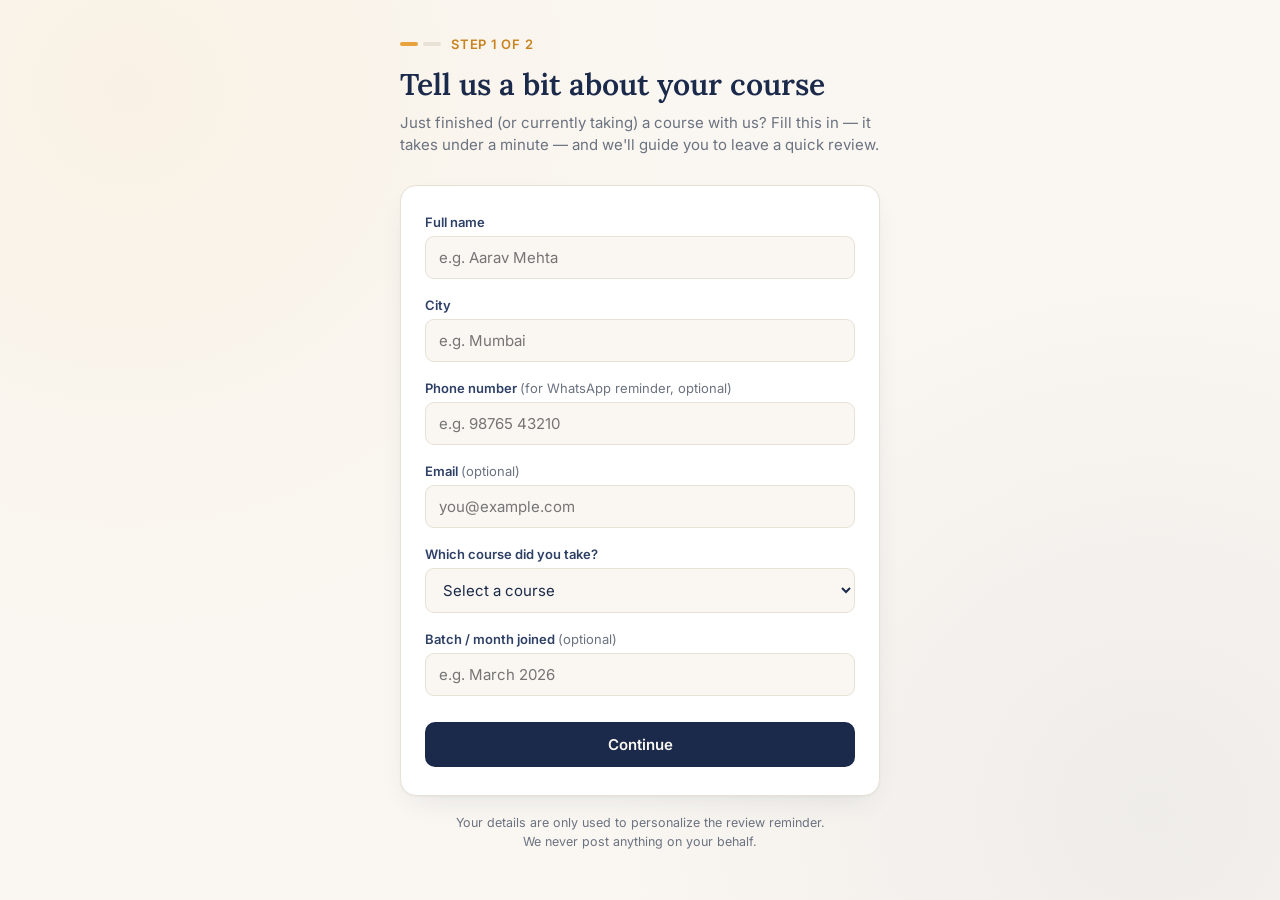
<file: index.html>
<!DOCTYPE html>
<html lang="en">
<head>
<meta charset="UTF-8">
<meta name="viewport" content="width=device-width, initial-scale=1.0">
<title>Tell us about your course</title>
<link rel="preconnect" href="https://fonts.googleapis.com">
<link rel="preconnect" href="https://fonts.gstatic.com" crossorigin>
<link href="https://fonts.googleapis.com/css2?family=Lora:ital,wght@0,500;0,600;1,500&family=Inter:wght@400;500;600;700&display=swap" rel="stylesheet">
<style>
  :root {
    --ink: #1B2A4A;
    --ink-soft: #2E4066;
    --amber: #E8A33D;
    --amber-deep: #C9831E;
    --paper: #FAF7F2;
    --paper-card: #FFFFFF;
    --slate: #6B7280;
    --line: #E7E1D6;
    --error: #C24545;
  }

  * { box-sizing: border-box; }

  body {
    margin: 0;
    background: var(--paper);
    background-image:
      radial-gradient(circle at 10% 10%, rgba(232,163,61,0.07), transparent 40%),
      radial-gradient(circle at 90% 90%, rgba(27,42,74,0.05), transparent 40%);
    font-family: 'Inter', sans-serif;
    color: var(--ink);
    min-height: 100vh;
    display: flex;
    align-items: center;
    justify-content: center;
    padding: 32px 16px;
  }

  .wrap {
    width: 100%;
    max-width: 480px;
  }

  .eyebrow {
    display: flex;
    align-items: center;
    gap: 10px;
    font-size: 13px;
    font-weight: 600;
    letter-spacing: 0.06em;
    text-transform: uppercase;
    color: var(--amber-deep);
    margin-bottom: 14px;
  }

  .eyebrow .step-dots {
    display: flex;
    gap: 5px;
  }
  .step-dots span {
    width: 18px;
    height: 4px;
    border-radius: 2px;
    background: var(--line);
  }
  .step-dots span.active { background: var(--amber); }

  h1 {
    font-family: 'Lora', serif;
    font-weight: 600;
    font-size: 30px;
    line-height: 1.25;
    margin: 0 0 8px;
    color: var(--ink);
  }

  .sub {
    font-size: 15px;
    color: var(--slate);
    line-height: 1.5;
    margin: 0 0 28px;
  }

  .card {
    background: var(--paper-card);
    border: 1px solid var(--line);
    border-radius: 16px;
    padding: 28px 24px;
    box-shadow: 0 1px 2px rgba(27,42,74,0.04), 0 12px 32px -12px rgba(27,42,74,0.12);
  }

  .field {
    margin-bottom: 18px;
  }

  .field:last-of-type {
    margin-bottom: 0;
  }

  label {
    display: block;
    font-size: 13px;
    font-weight: 600;
    color: var(--ink-soft);
    margin-bottom: 6px;
  }

  label .opt {
    color: var(--slate);
    font-weight: 400;
  }

  input, select, textarea {
    width: 100%;
    font-family: 'Inter', sans-serif;
    font-size: 15px;
    padding: 11px 13px;
    border: 1.5px solid var(--line);
    border-radius: 9px;
    background: var(--paper);
    color: var(--ink);
    transition: border-color 0.15s ease, box-shadow 0.15s ease;
  }

  textarea { resize: vertical; min-height: 70px; font-family: 'Inter', sans-serif; }

  input:focus, select:focus, textarea:focus {
    outline: none;
    border-color: var(--amber);
    box-shadow: 0 0 0 3px rgba(232,163,61,0.18);
  }

  input:focus-visible, select:focus-visible, textarea:focus-visible {
    outline: 2px solid var(--ink);
    outline-offset: 1px;
  }

  .error-msg {
    font-size: 12.5px;
    color: var(--error);
    margin-top: 5px;
    display: none;
  }

  .field.invalid input,
  .field.invalid select {
    border-color: var(--error);
  }
  .field.invalid .error-msg { display: block; }

  .actions {
    margin-top: 26px;
  }

  button.submit {
    width: 100%;
    background: var(--ink);
    color: var(--paper);
    font-family: 'Inter', sans-serif;
    font-size: 15px;
    font-weight: 600;
    padding: 13px 0;
    border: none;
    border-radius: 10px;
    cursor: pointer;
    transition: background 0.15s ease, transform 0.1s ease;
    display: flex;
    align-items: center;
    justify-content: center;
    gap: 8px;
  }

  button.submit:hover { background: var(--ink-soft); }
  button.submit:active { transform: translateY(1px); }
  button.submit:disabled { opacity: 0.6; cursor: not-allowed; }

  .spinner {
    width: 15px; height: 15px;
    border: 2px solid rgba(250,247,242,0.35);
    border-top-color: var(--paper);
    border-radius: 50%;
    animation: spin 0.7s linear infinite;
    display: none;
  }
  button.submit.loading .spinner { display: inline-block; }
  button.submit.loading .btn-label { opacity: 0.85; }

  @keyframes spin { to { transform: rotate(360deg); } }

  .foot-note {
    text-align: center;
    font-size: 12.5px;
    color: var(--slate);
    margin-top: 18px;
    line-height: 1.5;
  }

  .banner {
    display: none;
    background: #FCEAEA;
    border: 1px solid #F0B8B8;
    color: var(--error);
    font-size: 13.5px;
    padding: 11px 14px;
    border-radius: 9px;
    margin-bottom: 18px;
  }
  .banner.show { display: block; }

  @media (prefers-reduced-motion: reduce) {
    .spinner { animation: none; }
  }
</style>
</head>
<body>

<div class="wrap">
  <div class="eyebrow">
    <span class="step-dots"><span class="active"></span><span></span></span>
    Step 1 of 2
  </div>
  <h1>Tell us a bit about your course</h1>
  <p class="sub">Just finished (or currently taking) a course with us? Fill this in — it takes under a minute — and we'll guide you to leave a quick review.</p>

  <div class="card">
    <div class="banner" id="formBanner"></div>
    <form id="reviewForm" novalidate>

      <div class="field" data-field="name">
        <label for="name">Full name</label>
        <input type="text" id="name" name="name" placeholder="e.g. Aarav Mehta" autocomplete="name">
        <div class="error-msg">Please enter your name.</div>
      </div>

      <div class="field" data-field="city">
        <label for="city">City</label>
        <input type="text" id="city" name="city" placeholder="e.g. Mumbai" autocomplete="address-level2">
        <div class="error-msg">Please enter your city.</div>
      </div>

      <div class="field" data-field="phone">
        <label for="phone">Phone number <span class="opt">(for WhatsApp reminder, optional)</span></label>
        <input type="tel" id="phone" name="phone" placeholder="e.g. 98765 43210" autocomplete="tel">
        <div class="error-msg">Please enter a valid phone number.</div>
      </div>

      <div class="field" data-field="email">
        <label for="email">Email <span class="opt">(optional)</span></label>
        <input type="email" id="email" name="email" placeholder="you@example.com" autocomplete="email">
        <div class="error-msg">Please enter a valid email.</div>
      </div>

      <div class="field" data-field="course">
        <label for="course">Which course did you take?</label>
        <select id="course" name="course">
          <option value="" disabled selected>Select a course</option>
        </select>
        <div class="error-msg">Please select a course.</div>
      </div>

      <div class="field" data-field="batch">
        <label for="batch">Batch / month joined <span class="opt">(optional)</span></label>
        <input type="text" id="batch" name="batch" placeholder="e.g. March 2026">
      </div>

      <div class="actions">
        <button type="submit" class="submit" id="submitBtn">
          <span class="spinner"></span>
          <span class="btn-label">Continue</span>
        </button>
      </div>
    </form>
  </div>

  <p class="foot-note">Your details are only used to personalize the review reminder.<br>We never post anything on your behalf.</p>
</div>

<script>
  // ====== CONFIG ======
  // Paste your deployed Apps Script Web App URL here after deployment.
  const SCRIPT_URL = "https://script.google.com/macros/s/AKfycbzUMDOBarlVYlsAoRCZg9Z7gQEkw3i83QsinRLbWBahSR_RwgYUSVwg6J_qktMtMgfL/exec";

  // Course list shown in the dropdown. Edit this to match what you offer.
  const COURSES = [
    "Spoken English",
    "Digital Marketing",
    "Web Development",
    "Graphic Design",
    "Tally & Accounting",
    "Data Entry",
    "Personality Development",
    "Other"
  ];

  const courseSelect = document.getElementById('course');
  COURSES.forEach(c => {
    const opt = document.createElement('option');
    opt.value = c;
    opt.textContent = c;
    courseSelect.appendChild(opt);
  });

  const form = document.getElementById('reviewForm');
  const submitBtn = document.getElementById('submitBtn');
  const banner = document.getElementById('formBanner');

  function setFieldError(name, hasError) {
    const fieldEl = form.querySelector(`[data-field="${name}"]`);
    fieldEl.classList.toggle('invalid', hasError);
  }

  function validate() {
    let valid = true;
    const name = form.name.value.trim();
    const city = form.city.value.trim();
    const phone = form.phone.value.trim();
    const email = form.email.value.trim();
    const course = form.course.value;

    setFieldError('name', name.length < 2);
    if (name.length < 2) valid = false;

    setFieldError('city', city.length < 2);
    if (city.length < 2) valid = false;

    const phoneOk = phone === '' || /^[+0-9\s-]{7,15}$/.test(phone);
    setFieldError('phone', !phoneOk);
    if (!phoneOk) valid = false;

    const emailOk = email === '' || /^[^\s@]+@[^\s@]+\.[^\s@]+$/.test(email);
    setFieldError('email', !emailOk);
    if (!emailOk) valid = false;

    setFieldError('course', !course);
    if (!course) valid = false;

    return valid;
  }

  form.addEventListener('submit', async (e) => {
    e.preventDefault();
    banner.classList.remove('show');

    if (!validate()) return;

   const payload = {
    action: "generateReview",

    name: form.name.value.trim(),
    city: form.city.value.trim(),
    phone: form.phone.value.trim(),
    email: form.email.value.trim(),
    course: form.course.value,
    batch: form.batch.value.trim(),

    submittedAt: new Date().toISOString()
  };

    submitBtn.disabled = true;
    submitBtn.classList.add('loading');

    try {
      

      const res = await fetch(SCRIPT_URL, {
       method: "POST",
       body: JSON.stringify(payload)
      });

      const data = await res.json();

      if (!data || data.status !== 'success') {
        throw new Error(data && data.message ? data.message : 'Unknown error');
      }

      // Pass details to the thank-you page via sessionStorage (no server round-trip needed)
      sessionStorage.setItem("reviewRequest", JSON.stringify({
        ...payload,
        review: data.review
      }));
      window.location.href = 'review.html';

    } catch (err) {
      submitBtn.disabled = false;
      submitBtn.classList.remove('loading');

      if (err.message === 'CONFIG') {
        banner.textContent = 'Setup needed: paste your Apps Script Web App URL into SCRIPT_URL in index.html before this form can save data.';
      } else {
        banner.textContent = "Something went wrong saving your details. Please try again — if it keeps happening, let our staff know.";
      }
      banner.classList.add('show');
    }
  });

  // Live-clear error state as the user fixes a field
  ['name','city','phone','email','course'].forEach(id => {
    form[id].addEventListener('input', () => setFieldError(id, false));
    form[id].addEventListener('change', () => setFieldError(id, false));
  });
</script>

</body>
</html>
</file>
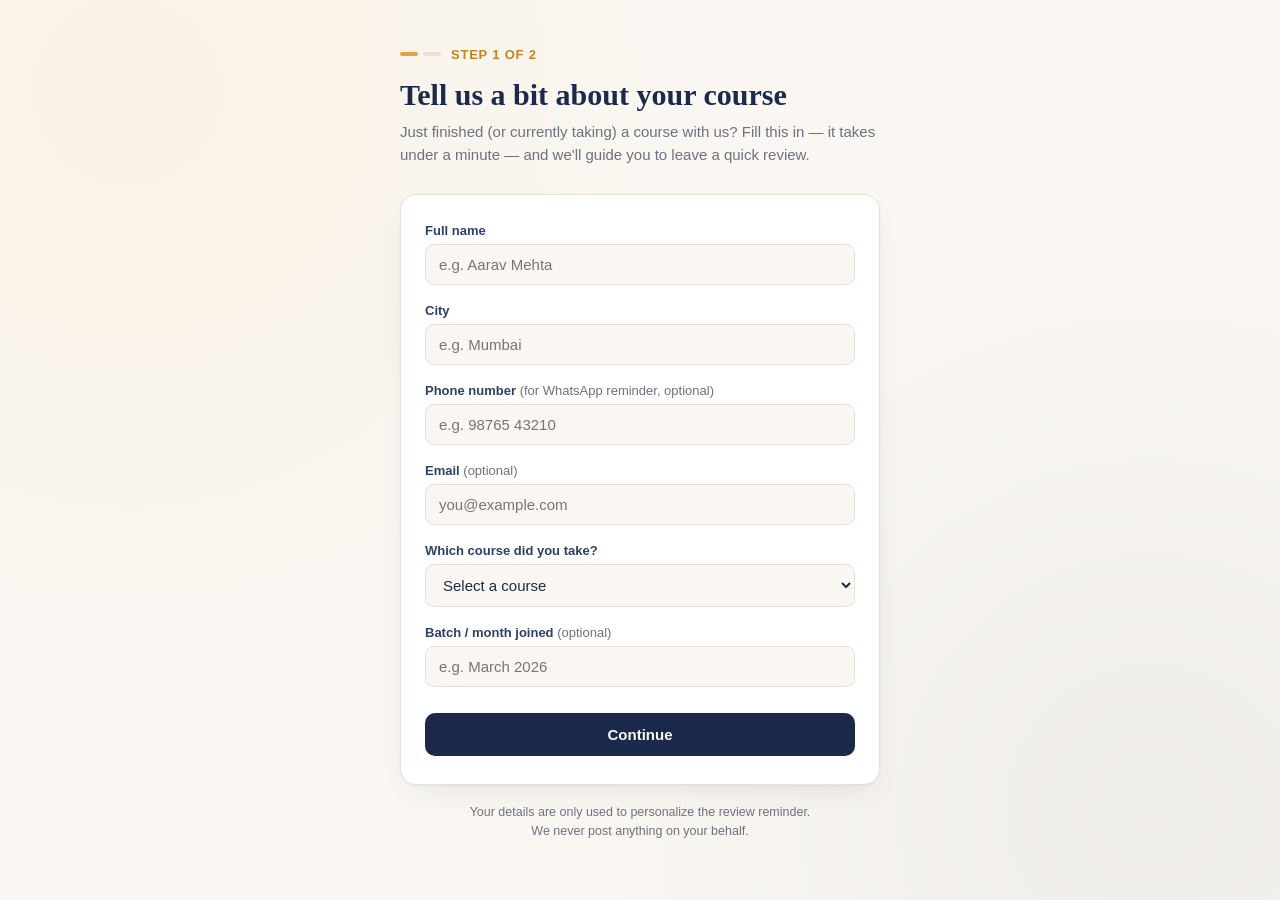
<file: publish.html>
<!DOCTYPE html>
<html lang="en">
<head>
<meta charset="UTF-8">
<meta name="viewport" content="width=device-width, initial-scale=1.0">

<title>Publish Review</title>

<link rel="preconnect" href="https://fonts.googleapis.com">
<link rel="preconnect" href="https://fonts.gstatic.com" crossorigin>

<link href="https://fonts.googleapis.com/css2?family=Poppins:wght@300;400;500;600;700&display=swap" rel="stylesheet">

<link rel="stylesheet" href="css/publish.css">

</head>

<body>

<div class="container">

<div class="card">

<div class="header">

<h1>Review Ready</h1>

<p>
Copy the review below and paste it on Google Reviews.
</p>

</div>

<div class="reviewBox">

<textarea
id="reviewText"
readonly
placeholder="Generated review will appear here..."></textarea>

</div>

<div class="buttons">

<button id="copyBtn">

📋 Copy Review

</button>

<button id="googleBtn">

🌐 Open Google Review

</button>

<button id="newBtn">

🔄 Generate New

</button>

</div>

<div id="message"></div>

</div>

</div>

<script src="js/publish.js"></script>

</body>
</html>
</file>
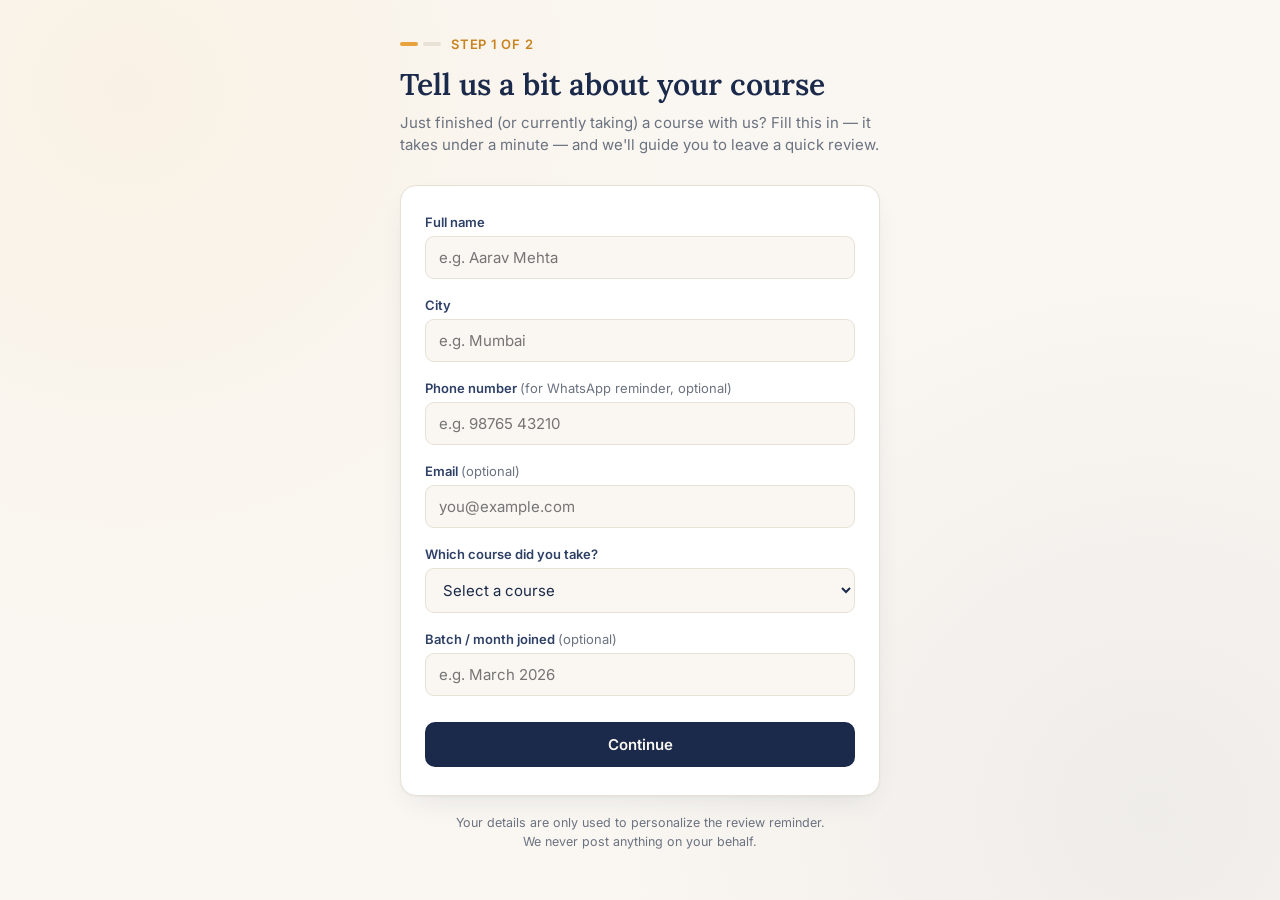
<file: review.html>
<!DOCTYPE html>
<html lang="en">
<head>
<meta charset="UTF-8">
<meta name="viewport" content="width=device-width, initial-scale=1.0">
<title>AI Review Generator</title>

<link rel="preconnect" href="https://fonts.googleapis.com">
<link rel="preconnect" href="https://fonts.gstatic.com" crossorigin>

<link href="https://fonts.googleapis.com/css2?family=Poppins:wght@300;400;500;600;700&display=swap" rel="stylesheet">

<link rel="stylesheet" href="css/review.css">
</head>

<body>

<div class="container">

    <div class="card">

        <div class="header">

            <div class="ai-icon">
                🤖
            </div>

            <h1>AI Review Generator</h1>

            <p id="statusText">
                Generating your personalized review...
            </p>

        </div>


        <div class="loader-area" id="loader">

            <div class="loader"></div>

            <p>Please wait while AI creates your review...</p>

        </div>



        <div class="review-section hidden" id="reviewSection">

            <h2>Generated Review</h2>

            <textarea
                id="reviewBox"
                readonly
                placeholder="AI review will appear here...">
            </textarea>

        </div>



        <div class="buttons hidden" id="buttons">

            <button id="copyBtn">

                📋 Copy Review

            </button>


            <button id="generateBtn">

                🔄 Generate Again

            </button>


            <button id="nextBtn">

                ➜ Next

            </button>

        </div>


        <div class="message" id="message">

        </div>

    </div>

</div>

<script src="js/review.js"></script>

</body>
</html>
</file>
<file: css/publish.css>
*{
    margin:0;
    padding:0;
    box-sizing:border-box;
    font-family:'Poppins',sans-serif;
}

body{

    min-height:100vh;

    display:flex;

    justify-content:center;

    align-items:center;

    background:linear-gradient(135deg,#0f172a,#1e40af,#2563eb);

    padding:30px;

}

.container{

    width:100%;
    max-width:900px;

}

.card{

    background:#ffffff;

    border-radius:20px;

    padding:40px;

    box-shadow:0 20px 50px rgba(0,0,0,.25);

    animation:fadeIn .5s ease;

}

.header{

    text-align:center;

    margin-bottom:30px;

}

.header h1{

    font-size:34px;

    color:#1e3a8a;

    margin-bottom:10px;

}

.header p{

    color:#6b7280;

    font-size:16px;

}

.reviewBox{

    margin-top:20px;

}

textarea{

    width:100%;

    min-height:300px;

    resize:none;

    border:2px solid #d1d5db;

    border-radius:15px;

    padding:20px;

    font-size:16px;

    line-height:1.8;

    outline:none;

    transition:.3s;

}

textarea:focus{

    border-color:#2563eb;

}

.buttons{

    margin-top:30px;

    display:flex;

    gap:15px;

    flex-wrap:wrap;

}

.buttons button{

    flex:1;

    min-width:180px;

    padding:15px;

    border:none;

    border-radius:12px;

    color:#fff;

    cursor:pointer;

    transition:.3s;

    font-size:16px;

    font-weight:600;

}

#copyBtn{

    background:#16a34a;

}

#copyBtn:hover{

    background:#15803d;

}

#googleBtn{

    background:#2563eb;

}

#googleBtn:hover{

    background:#1d4ed8;

}

#newBtn{

    background:#dc2626;

}

#newBtn:hover{

    background:#b91c1c;

}

#message{

    margin-top:20px;

    text-align:center;

    color:#16a34a;

    font-weight:600;

}

@keyframes fadeIn{

from{

opacity:0;

transform:translateY(20px);

}

to{

opacity:1;

transform:translateY(0);

}

}

@media(max-width:768px){

.card{

padding:25px;

}

.header h1{

font-size:28px;

}

.buttons{

flex-direction:column;

}

.buttons button{

width:100%;

}

textarea{

min-height:220px;

}

}
</file>
<file: css/review.css>
/* Google Font */
*{
    margin:0;
    padding:0;
    box-sizing:border-box;
    font-family:'Poppins',sans-serif;
}

body{

    min-height:100vh;

    display:flex;
    justify-content:center;
    align-items:center;

    background:linear-gradient(135deg,#0f172a,#1e3a8a,#2563eb);

    padding:30px;

}

.container{

    width:100%;
    max-width:850px;

}

.card{

    background:#ffffff;

    border-radius:20px;

    padding:40px;

    box-shadow:0 20px 50px rgba(0,0,0,.2);

    animation:fadeIn .6s ease;

}

.header{

    text-align:center;

    margin-bottom:30px;

}

.ai-icon{

    width:90px;
    height:90px;

    border-radius:50%;

    background:#2563eb;

    color:#fff;

    display:flex;

    justify-content:center;

    align-items:center;

    font-size:42px;

    margin:auto;

    margin-bottom:20px;

    animation:pulse 2s infinite;

}

.header h1{

    font-size:34px;

    color:#111827;

    margin-bottom:10px;

}

.header p{

    color:#6b7280;

    font-size:17px;

}

.loader-area{

    text-align:center;

    padding:40px;

}

.loader{

    width:70px;
    height:70px;

    border-radius:50%;

    border:7px solid #e5e7eb;

    border-top:7px solid #2563eb;

    margin:auto;

    animation:spin 1s linear infinite;

}

.loader-area p{

    margin-top:25px;

    color:#6b7280;

    font-size:16px;

}

.review-section{

    margin-top:30px;

}

.review-section h2{

    margin-bottom:15px;

    color:#1e3a8a;

}

textarea{

    width:100%;

    min-height:260px;

    border:2px solid #d1d5db;

    border-radius:15px;

    padding:20px;

    resize:none;

    font-size:16px;

    line-height:1.8;

    outline:none;

    transition:.3s;

}

textarea:focus{

    border-color:#2563eb;

}

.buttons{

    margin-top:25px;

    display:flex;

    gap:15px;

    flex-wrap:wrap;

}

.buttons button{

    flex:1;

    min-width:180px;

    border:none;

    padding:15px;

    border-radius:12px;

    font-size:16px;

    cursor:pointer;

    transition:.3s;

    color:#fff;

}

#copyBtn{

    background:#16a34a;

}

#copyBtn:hover{

    background:#15803d;

}

#generateBtn{

    background:#f59e0b;

}

#generateBtn:hover{

    background:#d97706;

}

#nextBtn{

    background:#2563eb;

}

#nextBtn:hover{

    background:#1d4ed8;

}

.message{

    text-align:center;

    margin-top:20px;

    color:#16a34a;

    font-weight:600;

}

.hidden{

    display:none;

}

@keyframes spin{

    from{

        transform:rotate(0deg);

    }

    to{

        transform:rotate(360deg);

    }

}

@keyframes pulse{

    0%{

        transform:scale(1);

    }

    50%{

        transform:scale(1.08);

    }

    100%{

        transform:scale(1);

    }

}

@keyframes fadeIn{

    from{

        opacity:0;

        transform:translateY(30px);

    }

    to{

        opacity:1;

        transform:translateY(0);

    }

}

@media(max-width:768px){

.card{

padding:25px;

}

.header h1{

font-size:28px;

}

.buttons{

flex-direction:column;

}

.buttons button{

width:100%;

}

textarea{

min-height:220px;

}

}
</file>
